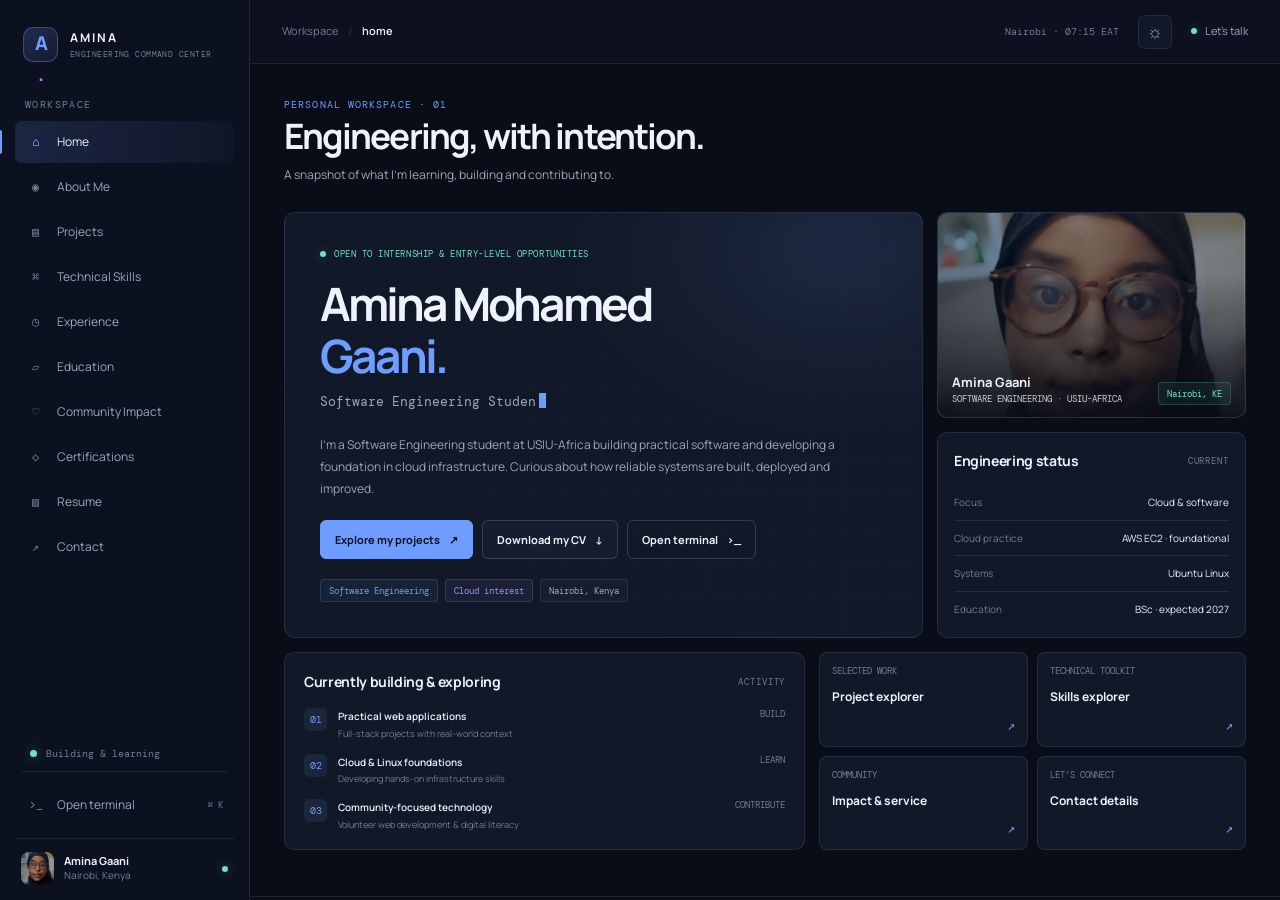
<file: index.html>
<!DOCTYPE html>
<html lang="en" data-theme="dark">
<head>
    <meta charset="UTF-8">
    <meta name="viewport" content="width=device-width, initial-scale=1">
    <meta name="description" content="Amina Mohamed Gaani — software engineering student and aspiring cloud engineer.">
    <meta name="theme-color" content="#0b1020">
    <title>Amina | Engineering Command Center</title>
    <link rel="preconnect" href="https://fonts.googleapis.com">
    <link rel="preconnect" href="https://fonts.gstatic.com" crossorigin>
    <link href="https://fonts.googleapis.com/css2?family=DM+Mono:wght@400;500&family=Manrope:wght@400;500;600;700;800&display=swap" rel="stylesheet">
    <link rel="stylesheet" href="css/style.css">
</head>
<body>
    <div class="app-shell">
        <aside class="sidebar" id="sidebar" aria-label="Main navigation">
            <a class="brand" href="#home" aria-label="Amina Engineering Command Center home">
                <span class="brand-mark">A<span>.</span></span>
                <span class="brand-copy"><strong>AMINA</strong><small>ENGINEERING COMMAND CENTER</small></span>
            </a>
            <div class="sidebar-label">WORKSPACE</div>
            <nav class="primary-nav" id="primaryNav"></nav>
            <div class="sidebar-bottom">
                <div class="sidebar-status"><span class="status-light"></span><span>Building &amp; learning</span></div>
                <button class="nav-link terminal-launch" id="terminalLaunch" type="button"><span class="nav-icon">&gt;_</span><span>Open terminal</span><kbd>⌘ K</kbd></button>
                <div class="sidebar-profile">
                    <img src="images/profile.jpg" alt="" class="avatar" onerror="this.hidden=true">
                    <div><strong>Amina Gaani</strong><small>Nairobi, Kenya</small></div>
                    <span class="online-dot" aria-label="Available"></span>
                </div>
            </div>
        </aside>

        <div class="workspace">
            <header class="topbar">
                <div class="topbar-leading">
                    <button class="icon-button mobile-menu" id="menuToggle" aria-label="Open navigation" aria-expanded="false">☰</button>
                    <div class="breadcrumbs"><span>Workspace</span><span class="crumb-slash">/</span><strong id="currentPageLabel">Overview</strong></div>
                </div>
                <div class="topbar-actions">
                    <span class="local-time" id="localTime">Nairobi · EAT</span>
                    <button class="icon-button" id="themeToggle" aria-label="Switch to light theme" title="Toggle theme">☼</button>
                    <a class="topbar-contact" href="mailto:amishmohamedd@gmail.com"><span class="status-light"></span>Let’s talk</a>
                </div>
            </header>
            <main class="view-scroll" id="viewScroll">
                <div id="viewRoot" class="view-root" tabindex="-1"></div>
                <footer class="app-footer"><span>AMINA / ENGINEERING COMMAND CENTER</span><span>Designed &amp; built with care <b>·</b> Nairobi, KE</span></footer>
            </main>
        </div>
    </div>

    <div class="mobile-scrim" id="mobileScrim"></div>
    <dialog class="app-dialog" id="appDialog" aria-labelledby="dialogTitle">
        <div class="dialog-top"><span class="dialog-kicker">ENGINEERING WORKSPACE</span><button class="icon-button dialog-close" type="button" aria-label="Close dialog">×</button></div>
        <div id="dialogContent"></div>
    </dialog>
    <dialog class="terminal-dialog" id="terminalDialog" aria-labelledby="terminalTitle">
        <div class="terminal-window">
            <div class="terminal-bar"><div class="window-dots"><i></i><i></i><i></i></div><strong id="terminalTitle">amina@workspace: ~</strong><button class="icon-button terminal-close" aria-label="Close terminal">×</button></div>
            <div class="terminal-body">
                <p class="terminal-welcome">Amina's portfolio terminal. Type <code>help</code> to explore available commands.</p>
                <div class="terminal-output" id="terminalOutput" aria-live="polite"></div>
                <form id="terminalForm" autocomplete="off">
                    <label class="terminal-prompt" for="terminalInput"><span>amina@portfolio</span><b>:</b><span>~</span><i>$</i></label>
                    <input id="terminalInput" name="command" aria-label="Terminal command" spellcheck="false" autocapitalize="off">
                    <span class="terminal-cursor" aria-hidden="true"></span>
                </form>
            </div>
        </div>
    </dialog>
    <script src="js/script.js"></script>
</body>
</html>
</file>
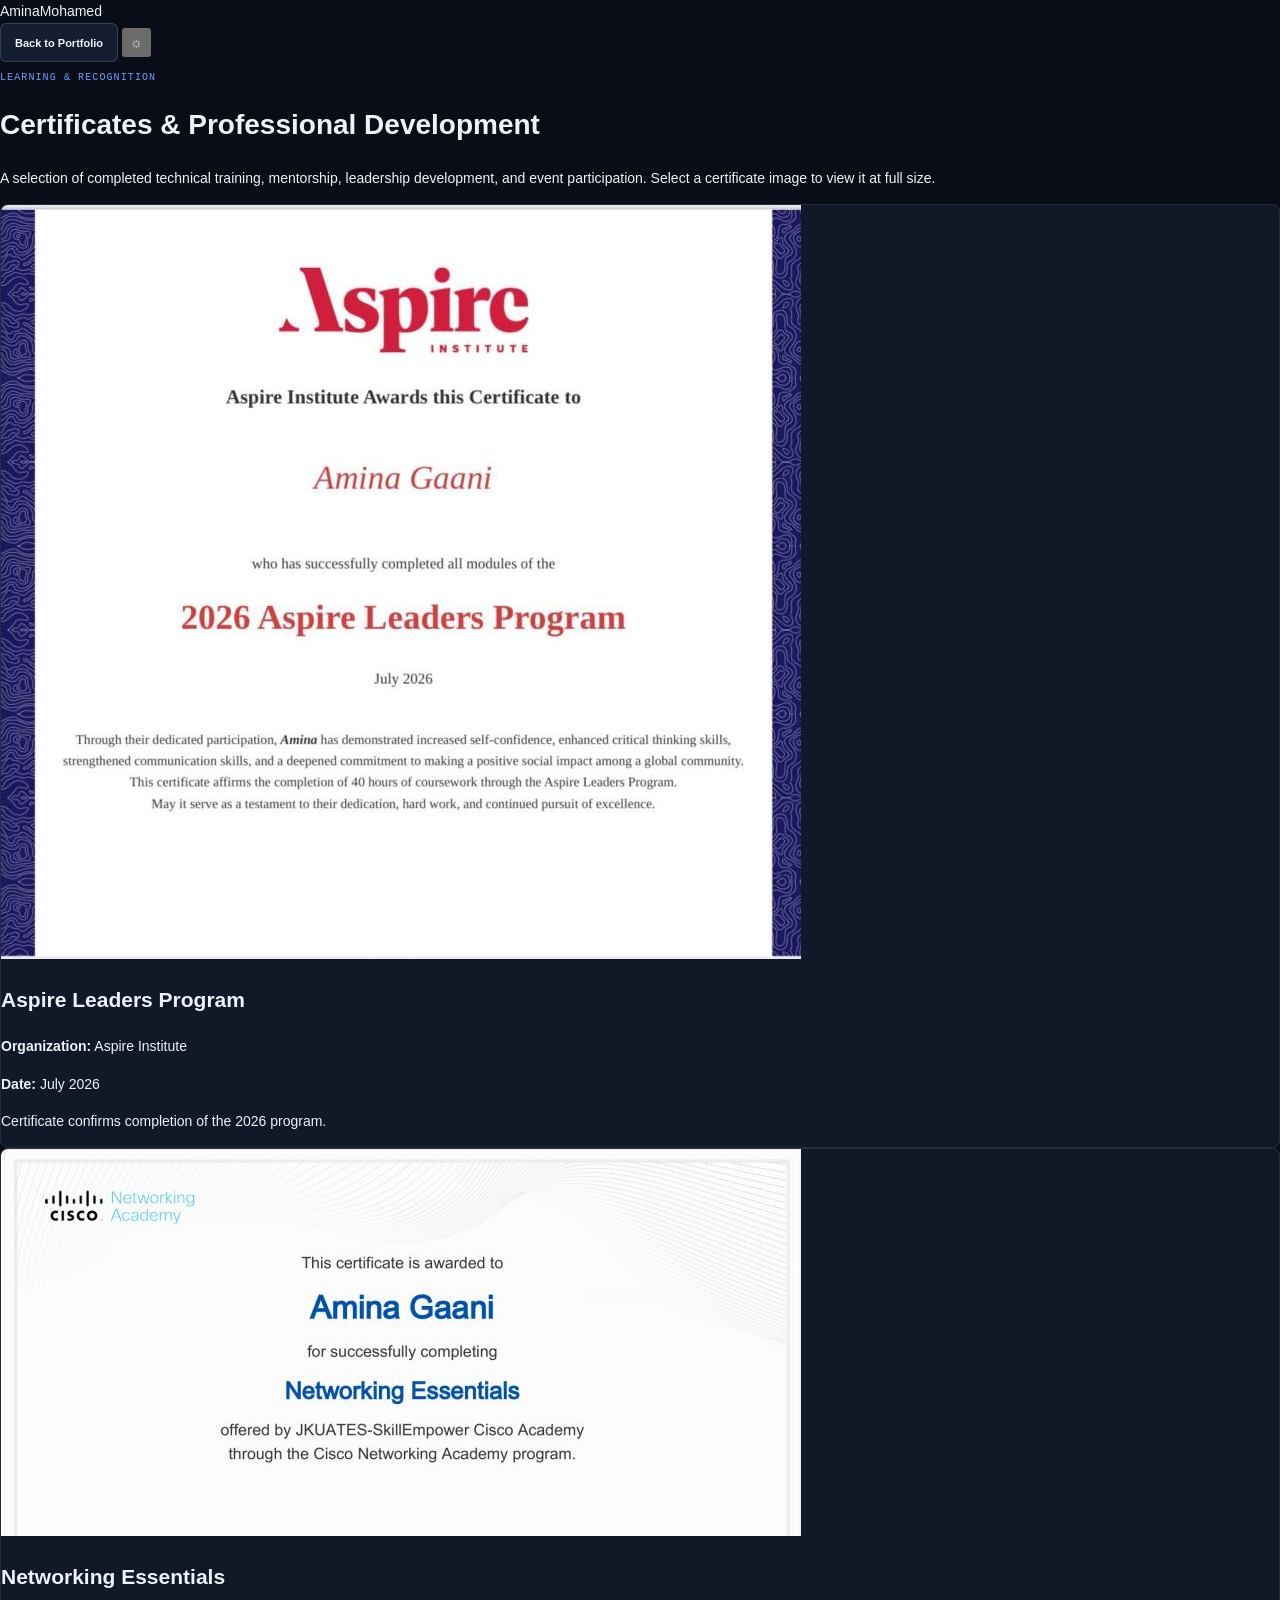
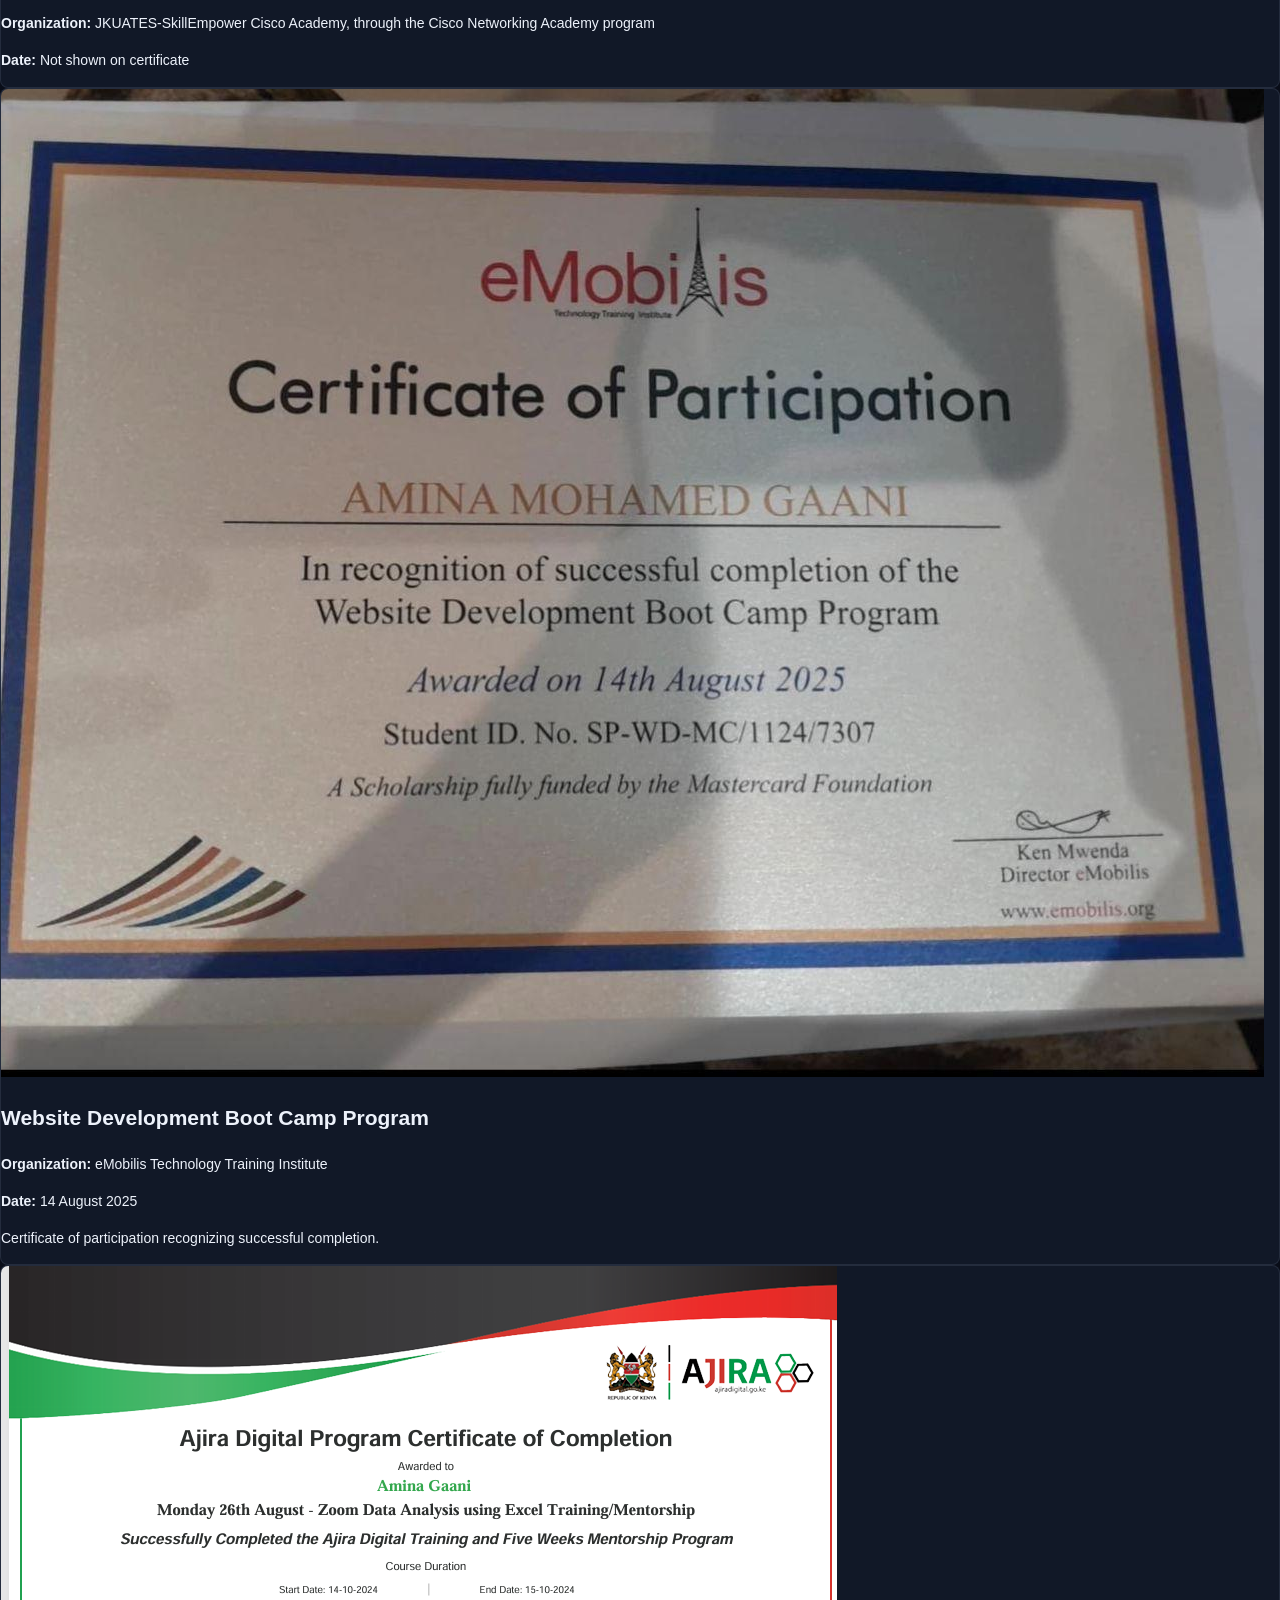
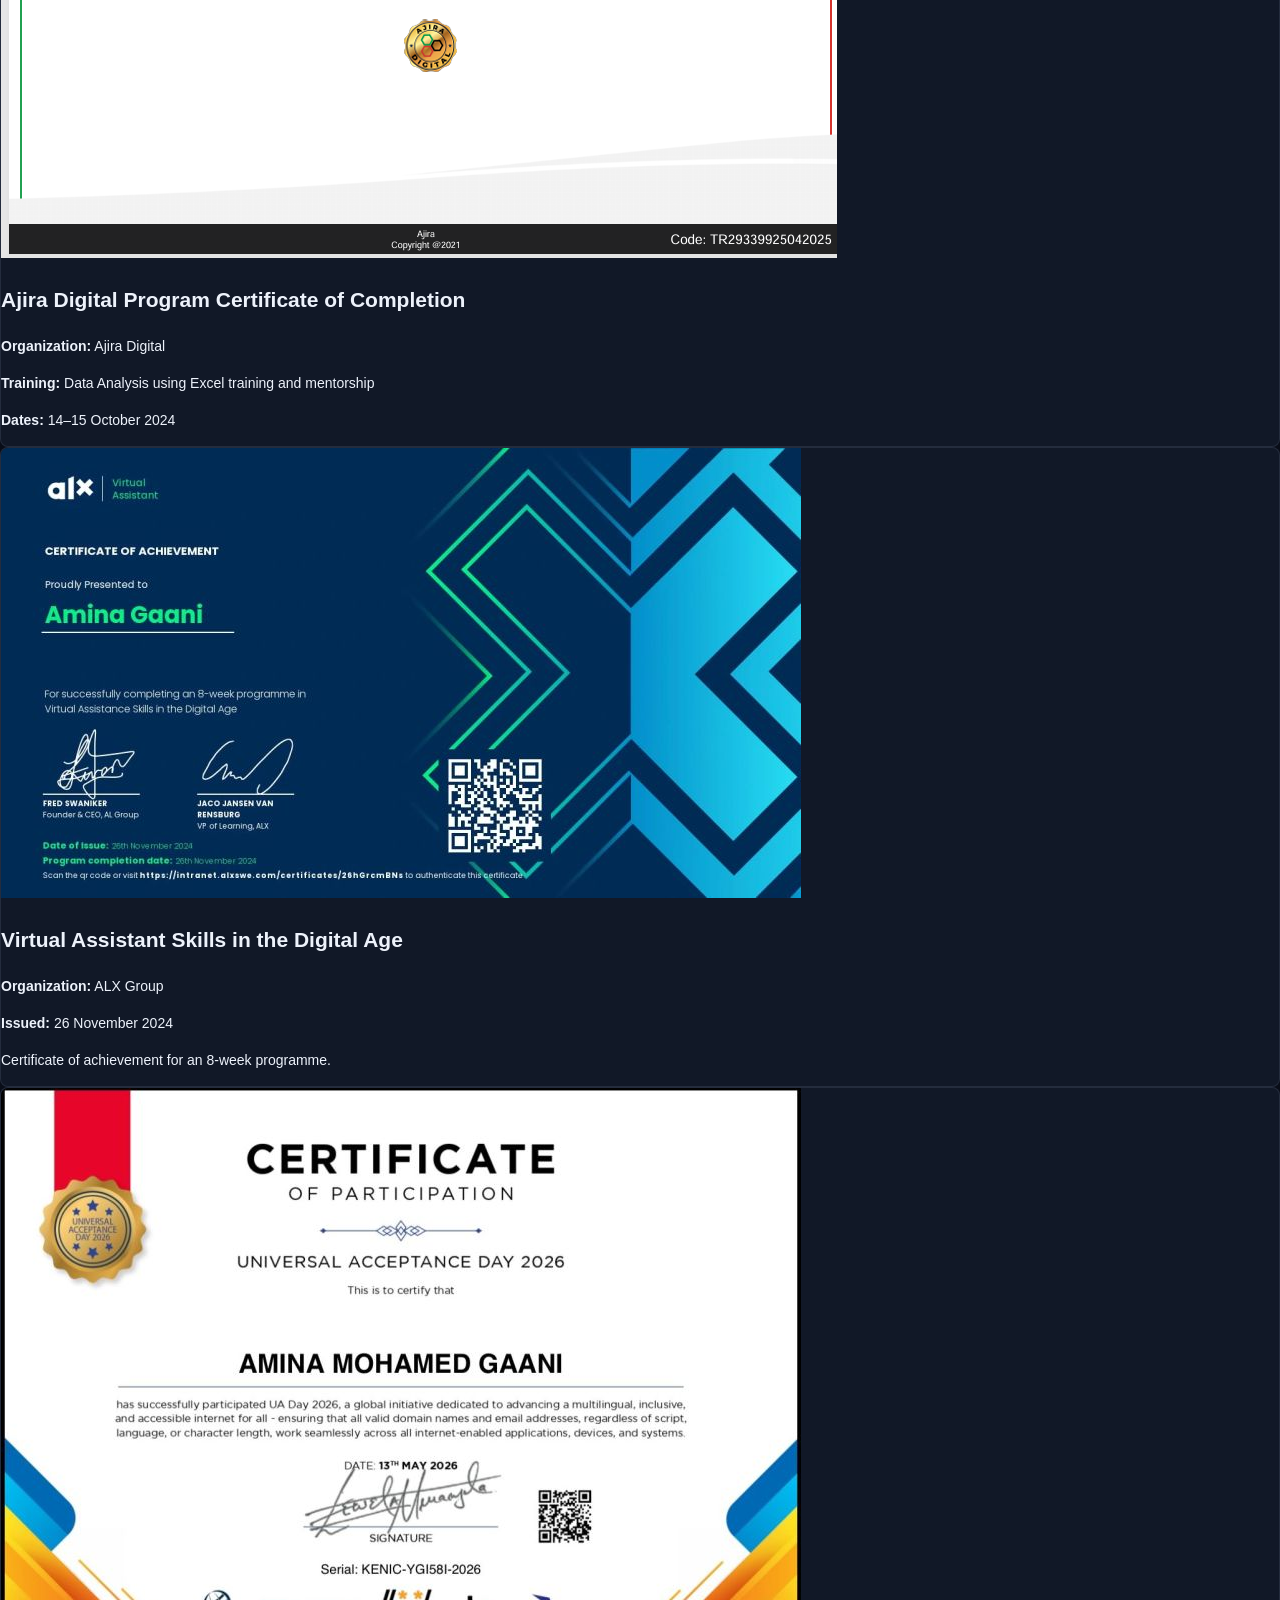
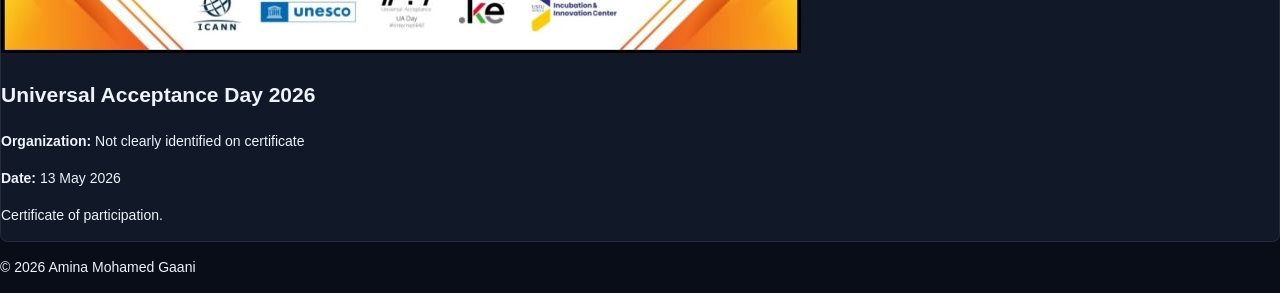
<file: certificates.html>
<!DOCTYPE html>
<html lang="en">

<head>
    <meta charset="UTF-8">
    <meta name="viewport" content="width=device-width, initial-scale=1.0">
    <meta name="description" content="Certificates, training, and professional development completed by Amina Mohamed Gaani.">
    <title>Certificates &amp; Professional Development | Amina Mohamed Gaani</title>
    <link rel="preconnect" href="https://fonts.googleapis.com">
    <link rel="preconnect" href="https://fonts.gstatic.com" crossorigin>
    <link href="https://fonts.googleapis.com/css2?family=Inter:wght@400;500;600;700;800;900&display=swap" rel="stylesheet">
    <link rel="stylesheet" href="css/style.css">
</head>

<body>
    <header class="site-header">
        <nav class="nav container">
            <a href="index.html#top" class="logo">Amina<span>Mohamed</span></a>
            <div class="nav-right">
                <a class="btn btn-secondary" href="index.html#certifications">Back to Portfolio</a>
                <button class="theme-toggle" id="themeToggle" aria-label="Toggle dark mode">☀️</button>
            </div>
        </nav>
    </header>

    <main class="section certificates-page">
        <div class="container">
            <div class="section-heading">
                <p class="eyebrow accent">Learning &amp; Recognition</p>
                <h1>Certificates &amp; Professional Development</h1>
                <p>
                    A selection of completed technical training, mentorship, leadership development, and event participation.
                    Select a certificate image to view it at full size.
                </p>
            </div>

            <div class="cert-grid">
                <article class="cert-card certificate-card">
                    <a class="certificate-image-link" href="certificates/aspire-leaders.jpg" target="_blank" rel="noopener noreferrer">
                        <img src="certificates/aspire-leaders.jpg" alt="2026 Aspire Leaders Program certificate awarded by Aspire Institute">
                    </a>
                    <h2>Aspire Leaders Program</h2>
                    <p><strong>Organization:</strong> Aspire Institute</p>
                    <p><strong>Date:</strong> July 2026</p>
                    <p class="certificate-note">Certificate confirms completion of the 2026 program.</p>
                </article>

                <article class="cert-card certificate-card">
                    <a class="certificate-image-link" href="certificates/cisco-network-technician.jpg" target="_blank" rel="noopener noreferrer">
                        <img src="certificates/cisco-network-technician.jpg" alt="Networking Essentials certificate offered by JKUATES-SkillEmpower Cisco Academy">
                    </a>
                    <h2>Networking Essentials</h2>
                    <p><strong>Organization:</strong> JKUATES-SkillEmpower Cisco Academy, through the Cisco Networking Academy program</p>
                    <p><strong>Date:</strong> Not shown on certificate</p>
                </article>

                <article class="cert-card certificate-card">
                    <a class="certificate-image-link" href="certificates/emobilis-web-development.jpg" target="_blank" rel="noopener noreferrer">
                        <img src="certificates/emobilis-web-development.jpg" alt="Certificate of Participation for the Website Development Boot Camp Program from eMobilis">
                    </a>
                    <h2>Website Development Boot Camp Program</h2>
                    <p><strong>Organization:</strong> eMobilis Technology Training Institute</p>
                    <p><strong>Date:</strong> 14 August 2025</p>
                    <p class="certificate-note">Certificate of participation recognizing successful completion.</p>
                </article>

                <article class="cert-card certificate-card">
                    <a class="certificate-image-link" href="certificates/Ajira%20Mentorship%20Certificate.pdf.png" target="_blank" rel="noopener noreferrer">
                        <img src="certificates/Ajira%20Mentorship%20Certificate.pdf.png" alt="Ajira Digital Program Certificate of Completion for Excel data analysis training and mentorship">
                    </a>
                    <h2>Ajira Digital Program Certificate of Completion</h2>
                    <p><strong>Organization:</strong> Ajira Digital</p>
                    <p><strong>Training:</strong> Data Analysis using Excel training and mentorship</p>
                    <p><strong>Dates:</strong> 14–15 October 2024</p>
                </article>

                <article class="cert-card certificate-card">
                    <a class="certificate-image-link" href="certificates/alx-virtual-assistant.jpg" target="_blank" rel="noopener noreferrer">
                        <img src="certificates/alx-virtual-assistant.jpg" alt="ALX certificate of achievement for Virtual Assistant Skills in the Digital Age">
                    </a>
                    <h2>Virtual Assistant Skills in the Digital Age</h2>
                    <p><strong>Organization:</strong> ALX Group</p>
                    <p><strong>Issued:</strong> 26 November 2024</p>
                    <p class="certificate-note">Certificate of achievement for an 8-week programme.</p>
                </article>

                <article class="cert-card certificate-card">
                    <a class="certificate-image-link" href="certificates/kenic-universal-acceptance.jpg" target="_blank" rel="noopener noreferrer">
                        <img src="certificates/kenic-universal-acceptance.jpg" alt="Certificate of Participation for Universal Acceptance Day 2026, dated 13 May 2026">
                    </a>
                    <h2>Universal Acceptance Day 2026</h2>
                    <p><strong>Organization:</strong> Not clearly identified on certificate</p>
                    <p><strong>Date:</strong> 13 May 2026</p>
                    <p class="certificate-note">Certificate of participation.</p>
                </article>
            </div>
        </div>
    </main>

    <footer class="site-footer">
        <p>© 2026 Amina Mohamed Gaani</p>
    </footer>

    <script src="js/script.js"></script>
</body>

</html>
</file>
<file: css/style.css>
:root {
    color-scheme: dark;
    --page: #090d18;
    --shell: #0c1120;
    --surface: #111827;
    --surface-2: #151e30;
    --surface-3: #1a2639;
    --ink: #edf2fb;
    --muted: #9aa8bb;
    --quiet: #6f7e93;
    --line: rgba(159, 177, 204, .13);
    --line-strong: rgba(159, 177, 204, .23);
    --accent: #6f9cff;
    --accent-2: #a48aff;
    --mint: #72dfbd;
    --amber: #eabe77;
    --danger: #ed8a9b;
    --mono: "DM Mono", Consolas, monospace;
    --sans: "Manrope", "Segoe UI", sans-serif;
    --sidebar: 250px;
    --topbar: 64px;
}

html[data-theme="light"] {
    color-scheme: light;
    --page: #eef2f8;
    --shell: #f8faff;
    --surface: #fff;
    --surface-2: #f0f4fa;
    --surface-3: #e7edf6;
    --ink: #172235;
    --muted: #58677c;
    --quiet: #78879b;
    --line: rgba(38, 57, 84, .1);
    --line-strong: rgba(38, 57, 84, .19);
    --accent: #376fe0;
    --accent-2: #7855d6;
    --mint: #158b6c;
    --amber: #9b6718;
    --danger: #bd4d65;
}

* { box-sizing: border-box; }
html, body { min-height: 100%; }
body {
    margin: 0;
    background: var(--page);
    color: var(--ink);
    font: 14px/1.65 var(--sans);
    transition: background .25s ease, color .25s ease;
}
button, input { font: inherit; }
button, a { -webkit-tap-highlight-color: transparent; }
button { color: inherit; }
a { color: inherit; text-decoration: none; }
button:focus-visible, a:focus-visible, input:focus-visible { outline: 2px solid var(--accent); outline-offset: 3px; }
::selection { color: #fff; background: #527ee4; }
.app-shell { display: grid; grid-template-columns: var(--sidebar) minmax(0, 1fr); min-height: 100vh; }

.sidebar {
    display: flex;
    flex-direction: column;
    position: relative;
    z-index: 20;
    min-height: 100vh;
    padding: 23px 15px 14px;
    background: var(--shell);
    border-right: 1px solid var(--line);
}
.brand { display: flex; align-items: center; gap: 12px; padding: 0 8px; min-height: 42px; }
.brand-mark { display: grid; place-items: center; width: 35px; height: 35px; border: 1px solid rgba(111,156,255,.35); background: linear-gradient(145deg, rgba(111,156,255,.2), rgba(164,138,255,.08)); color: var(--accent); border-radius: 10px; font-size: 19px; font-weight: 800; letter-spacing: -.08em; }
.brand-mark span { color: var(--accent-2); }
.brand-copy { display: grid; line-height: 1.25; }
.brand-copy strong { font-size: 12px; letter-spacing: .16em; }
.brand-copy small { margin-top: 4px; color: var(--quiet); font: 8px var(--mono); letter-spacing: .055em; }
.sidebar-label { padding: 33px 10px 10px; color: var(--quiet); font: 10px var(--mono); letter-spacing: .14em; }
.primary-nav { display: grid; gap: 3px; }
.nav-link { position: relative; display: flex; align-items: center; gap: 12px; min-height: 42px; width: 100%; padding: 0 11px; color: var(--muted); border: 0; border-radius: 7px; background: transparent; font-size: 12px; text-align: left; cursor: pointer; transition: background .2s, color .2s; }
.nav-link:hover { color: var(--ink); background: var(--surface-2); }
.nav-link.active { color: var(--ink); background: linear-gradient(90deg, rgba(111,156,255,.15), rgba(111,156,255,.035)); }
.nav-link.active::before { content: ""; position: absolute; left: -15px; top: 9px; bottom: 9px; width: 2px; background: var(--accent); border-radius: 0 3px 3px 0; }
.nav-icon { display: grid; place-items: center; width: 19px; color: var(--quiet); font: 12px var(--mono); }
.active .nav-icon { color: var(--accent); }
.sidebar-bottom { margin-top: auto; }
.sidebar-status { display: flex; gap: 9px; align-items: center; margin: 0 7px 12px; padding: 11px 8px; color: var(--quiet); border-bottom: 1px solid var(--line); font: 10px var(--mono); }
.status-light, .online-dot { width: 7px; height: 7px; flex: 0 0 auto; border-radius: 50%; background: var(--mint); box-shadow: 0 0 12px rgba(114,223,189,.4); }
.terminal-launch { margin-bottom: 12px; }
.terminal-launch kbd { margin-left: auto; color: var(--quiet); font: 9px var(--mono); }
.sidebar-profile { display: flex; align-items: center; gap: 10px; border-top: 1px solid var(--line); padding: 13px 6px 1px; }
.avatar { width: 33px; height: 33px; border-radius: 8px; object-fit: cover; background: var(--surface-3); }
.sidebar-profile div { display: grid; line-height: 1.35; }
.sidebar-profile strong { font-size: 11px; font-weight: 700; }
.sidebar-profile small { color: var(--quiet); font-size: 10px; }
.online-dot { width: 6px; height: 6px; margin-left: auto; }

.workspace { display: flex; min-width: 0; height: 100vh; flex-direction: column; }
.topbar { display: flex; align-items: center; justify-content: space-between; height: var(--topbar); flex: 0 0 var(--topbar); padding: 0 32px; border-bottom: 1px solid var(--line); background: color-mix(in srgb, var(--shell) 92%, transparent); }
.topbar-leading, .topbar-actions { display: flex; align-items: center; gap: 17px; }
.breadcrumbs { display: flex; align-items: center; gap: 10px; color: var(--quiet); font-size: 11px; }
.breadcrumbs strong { color: var(--ink); font-weight: 600; }
.crumb-slash { color: var(--line-strong); }
.topbar-actions { gap: 19px; }
.local-time { color: var(--quiet); font: 10px var(--mono); }
.topbar-contact { display: flex; align-items: center; gap: 8px; color: var(--muted); font-size: 11px; }
.topbar-contact:hover { color: var(--ink); }
.topbar-contact .status-light { width: 6px; height: 6px; }
.icon-button { display: inline-grid; place-items: center; width: 34px; height: 34px; padding: 0; border: 1px solid var(--line); border-radius: 7px; background: var(--surface); color: var(--muted); cursor: pointer; font-size: 18px; transition: border-color .2s, color .2s, background .2s; }
.icon-button:hover { border-color: var(--line-strong); color: var(--ink); background: var(--surface-2); }
.mobile-menu { display: none; }
.view-scroll { overflow: auto; min-height: 0; flex: 1; scroll-behavior: smooth; }
.view-root { width: min(1120px, 100%); min-height: calc(100% - 51px); margin: 0 auto; padding: 30px 34px 46px; }
.app-footer { display: flex; justify-content: space-between; gap: 12px; padding: 14px 34px; border-top: 1px solid var(--line); color: var(--quiet); font: 9px var(--mono); letter-spacing: .035em; }
.app-footer b { color: var(--accent); }

.page-enter { animation: page-in .24s ease both; }
@keyframes page-in { from { opacity: .2; transform: translateY(5px); } to { opacity: 1; transform: translateY(0); } }
.page-heading { display: flex; align-items: end; justify-content: space-between; gap: 20px; margin: 4px 0 27px; }
.page-heading h1 { margin: 4px 0 0; font-size: clamp(24px, 3vw, 35px); line-height: 1.2; letter-spacing: -.055em; font-weight: 700; }
.page-heading p { max-width: 610px; margin: 8px 0 0; color: var(--muted); font-size: 12px; }
.eyebrow { color: var(--accent); font: 10px var(--mono); letter-spacing: .11em; text-transform: uppercase; }
.mono { font-family: var(--mono); }
.text-muted { color: var(--muted); }
.text-quiet { color: var(--quiet); }
.accent { color: var(--accent); }
.violet { color: var(--accent-2); }
.mint { color: var(--mint); }
.panel { border: 1px solid var(--line); border-radius: 10px; background: var(--surface); }
.panel-pad { padding: 20px; }
.panel-kicker { color: var(--quiet); font: 9px var(--mono); letter-spacing: .1em; text-transform: uppercase; }
.section-title { margin: 0; font-size: 14px; letter-spacing: -.025em; }
.section-head { display: flex; align-items: center; justify-content: space-between; gap: 12px; margin-bottom: 13px; }
.inline-link { color: var(--accent); font-size: 11px; }
.inline-link:hover { text-decoration: underline; }
.tag { display: inline-flex; align-items: center; gap: 6px; min-height: 23px; padding: 2px 8px; border: 1px solid var(--line); border-radius: 4px; color: var(--muted); background: var(--surface-2); font: 9px var(--mono); white-space: nowrap; }
.tag-blue { color: var(--accent); border-color: rgba(111,156,255,.2); background: rgba(111,156,255,.08); }
.tag-green { color: var(--mint); border-color: rgba(114,223,189,.2); background: rgba(114,223,189,.07); }
.tag-violet { color: var(--accent-2); border-color: rgba(164,138,255,.2); background: rgba(164,138,255,.07); }
.btn { display: inline-flex; align-items: center; justify-content: center; gap: 9px; min-height: 39px; padding: 0 14px; border: 1px solid var(--line-strong); border-radius: 6px; background: var(--surface-2); color: var(--ink); font-size: 11px; font-weight: 700; cursor: pointer; transition: transform .18s, border-color .18s, background .18s; }
.btn:hover { transform: translateY(-1px); border-color: rgba(111,156,255,.55); background: var(--surface-3); }
.btn-primary { border-color: var(--accent); background: var(--accent); color: #07101f; }
.btn-primary:hover { border-color: var(--accent); background: color-mix(in srgb, var(--accent) 87%, white); color: #07101f; }
.btn-quiet { background: transparent; }
.button-row { display: flex; flex-wrap: wrap; gap: 9px; }

/* Overview */
.home-grid { display: grid; grid-template-columns: minmax(0, 1.55fr) minmax(260px, .75fr); gap: 14px; }
.hero-panel { position: relative; min-height: 340px; overflow: hidden; padding: clamp(22px, 3vw, 35px); border: 1px solid var(--line); border-radius: 11px; background: radial-gradient(ellipse at 87% 9%, rgba(84,116,194,.17), transparent 34%), var(--surface); }
.hero-panel::after { position: absolute; inset: 0; z-index: 0; pointer-events: none; content: ""; opacity: .15; background-image: linear-gradient(rgba(141,163,197,.16) 1px, transparent 1px), linear-gradient(90deg, rgba(141,163,197,.16) 1px, transparent 1px); background-size: 35px 35px; mask-image: linear-gradient(110deg, transparent 13%, black 100%); }
.hero-content { position: relative; z-index: 1; max-width: 620px; }
.hero-topline { display: flex; align-items: center; gap: 8px; margin-bottom: 18px; color: var(--mint); font: 9px var(--mono); letter-spacing: .06em; text-transform: uppercase; }
.hero-topline .status-light { width: 6px; height: 6px; }
.hero-title { margin: 0; font-size: clamp(31px, 4vw, 46px); line-height: 1.13; letter-spacing: -.065em; font-weight: 700; }
.hero-title span { color: var(--accent); }
.typed-line { min-height: 26px; margin-top: 11px; color: var(--muted); font: 13px var(--mono); }
.typing-cursor { display: inline-block; width: 7px; height: 15px; margin-left: 3px; vertical-align: -2px; background: var(--accent); animation: blink .85s step-end infinite; }
@keyframes blink { 50% { opacity: 0; } }
.hero-copy { max-width: 535px; margin: 15px 0 20px; color: var(--muted); font-size: 12px; line-height: 1.85; }
.hero-actions { display: flex; flex-wrap: wrap; gap: 9px; }
.hero-meta { display: flex; flex-wrap: wrap; gap: 7px; margin-top: 20px; }
.hero-aside { display: grid; grid-template-rows: 1fr 1fr; gap: 14px; }
.portrait-panel { position: relative; min-height: 158px; overflow: hidden; background: var(--surface-2); }
.portrait-panel img { width: 100%; height: 100%; position: absolute; inset: 0; object-fit: cover; object-position: center 32%; opacity: .78; filter: saturate(.72); }
.portrait-panel::after { position: absolute; inset: 0; content: ""; background: linear-gradient(0deg, rgba(9,13,24,.92), transparent 70%); }
.portrait-caption { position: absolute; z-index: 1; right: 14px; bottom: 12px; left: 14px; display: flex; justify-content: space-between; align-items: end; gap: 10px; }
.portrait-caption strong { font-size: 13px; }
.portrait-caption small { display: block; color: #c1ccdc; font: 9px var(--mono); }
.status-panel { padding: 16px; }
.status-row { display: flex; justify-content: space-between; gap: 12px; padding: 9px 0; border-bottom: 1px solid var(--line); font-size: 10px; }
.status-row:last-child { padding-bottom: 0; border: 0; }
.status-row span:first-child { color: var(--quiet); }
.status-row span:last-child { color: var(--ink); text-align: right; }
.home-lower { display: grid; grid-template-columns: minmax(0, 1.1fr) minmax(260px, .9fr); gap: 14px; margin-top: 14px; }
.activity-panel { padding: 17px 19px; }
.activity-list { display: grid; gap: 12px; margin-top: 15px; }
.activity-item { display: grid; grid-template-columns: 25px 1fr auto; align-items: start; gap: 9px; font-size: 10px; }
.activity-icon { display: grid; place-items: center; width: 23px; height: 23px; border-radius: 5px; background: var(--surface-3); color: var(--accent); font: 10px var(--mono); }
.activity-item strong { display: block; font-size: 10px; font-weight: 600; }
.activity-item small { color: var(--quiet); font-size: 9px; }
.activity-item time { color: var(--quiet); font: 9px var(--mono); }
.quick-grid { display: grid; grid-template-columns: 1fr 1fr; gap: 9px; }
.quick-link { min-height: 83px; display: flex; flex-direction: column; justify-content: space-between; padding: 12px; border: 1px solid var(--line); border-radius: 8px; background: var(--surface); transition: border .2s, transform .2s; }
.quick-link:hover { transform: translateY(-2px); border-color: rgba(111,156,255,.43); }
.quick-link span:first-child { color: var(--quiet); font: 9px var(--mono); text-transform: uppercase; }
.quick-link strong { font-size: 12px; }
.quick-link .arrow { color: var(--accent); text-align: right; font: 13px var(--mono); }

/* About and skills */
.about-layout { display: grid; grid-template-columns: minmax(0, 1.2fr) minmax(270px, .8fr); gap: 16px; }
.editorial-copy { padding: 23px; }
.editorial-copy .lead { max-width: 690px; color: var(--ink); font-size: 17px; line-height: 1.75; letter-spacing: -.02em; }
.editorial-copy p { color: var(--muted); font-size: 12px; line-height: 1.9; }
.editorial-copy p + p { margin-top: 13px; }
.about-aside { display: grid; gap: 13px; align-content: start; }
.fact-panel { padding: 17px; }
.fact-line { display: flex; justify-content: space-between; gap: 10px; padding: 9px 0; border-bottom: 1px solid var(--line); font-size: 10px; }
.fact-line:last-child { border: 0; }
.fact-line span:first-child { color: var(--quiet); }
.fact-line span:last-child { text-align: right; }
.interest-strip { display: flex; flex-wrap: wrap; gap: 7px; margin-top: 16px; }
.skills-toolbar { display: flex; align-items: center; justify-content: space-between; flex-wrap: wrap; gap: 11px; margin-bottom: 15px; }
.filter-row { display: flex; flex-wrap: wrap; gap: 6px; }
.filter-btn { min-height: 30px; padding: 0 10px; border: 1px solid var(--line); border-radius: 5px; background: transparent; color: var(--muted); font-size: 10px; cursor: pointer; }
.filter-btn:hover, .filter-btn.selected { border-color: rgba(111,156,255,.4); color: var(--accent); background: rgba(111,156,255,.08); }
.skills-list { display: grid; grid-template-columns: 1fr 1fr; gap: 11px; }
.skill-group { padding: 17px; transition: border .2s, transform .2s; }
.skill-group:hover { transform: translateY(-2px); border-color: var(--line-strong); }
.skill-group[hidden] { display: none; }
.skill-head { display: flex; justify-content: space-between; gap: 10px; align-items: center; }
.skill-head h2 { margin: 0; font-size: 12px; }
.skill-head span { color: var(--quiet); font: 9px var(--mono); }
.skill-chips { display: flex; flex-wrap: wrap; gap: 6px; margin-top: 13px; }
.skill-chip { display: inline-flex; align-items: center; gap: 6px; padding: 5px 8px 5px 6px; border: 1px solid var(--line); border-radius: 4px; color: var(--muted); background: var(--surface-2); font-size: 10px; }
.tech-glyph { display: inline-grid; place-items: center; min-width: 17px; height: 17px; padding: 0 2px; border: 1px solid rgba(111,156,255,.2); border-radius: 3px; background: rgba(111,156,255,.08); color: var(--accent); font: 8px var(--mono); }
.skill-associations { margin-top: 12px; color: var(--quiet); font-size: 9px; }

/* Projects */
.project-toolbar { display: flex; align-items: center; justify-content: space-between; flex-wrap: wrap; gap: 12px; margin-bottom: 15px; }
.project-grid { display: grid; grid-template-columns: repeat(2, minmax(0, 1fr)); gap: 12px; }
.project-card { overflow: hidden; border: 1px solid var(--line); border-radius: 9px; background: var(--surface); transition: transform .2s, border-color .2s; }
.project-card:hover { transform: translateY(-2px); border-color: rgba(111,156,255,.35); }
.project-card[hidden] { display: none; }
.project-preview { --mock-bg: #101a2b; --mock-panel: #17243a; --mock-line: rgba(157,181,218,.15); --mock-ink: #e8effb; --mock-muted: #93a6c1; --mock-blue: #79a8ff; position: relative; display: flex; width: 100%; min-width: 0; height: 210px; min-height: 0; align-items: stretch; justify-content: stretch; overflow: hidden; padding: 13px 14px 27px; border-bottom: 1px solid var(--line); background: #0e1625; isolation: isolate; }
.project-preview::before { position: absolute; z-index: -1; inset: 0; content: ""; opacity: .28; background: radial-gradient(ellipse at 12% 0%, rgba(80,131,222,.2), transparent 55%), linear-gradient(145deg, #121f32, #0b111c 75%); }
.project-art { position: relative; flex: 1 1 0; width: 0; max-width: 100%; min-width: 0; height: 100%; overflow: hidden; border: 1px solid rgba(164,184,212,.18); border-radius: 6px; background: var(--mock-bg); color: var(--mock-ink); box-shadow: 0 10px 24px rgba(0,0,0,.2); transition: transform .35s ease, border-color .35s ease, box-shadow .35s ease; }
.project-card:hover .project-art { transform: translateY(-2px) scale(1.012); border-color: rgba(121,168,255,.4); box-shadow: 0 14px 30px rgba(0,0,0,.28); }
.preview-label { position: absolute; right: 8px; bottom: 5px; z-index: 2; padding: 3px 5px; border: 1px solid rgba(161,180,210,.16); border-radius: 3px; background: rgba(9,14,23,.82); color: #a7b5ca; font: 7px var(--mono); letter-spacing: .055em; }

/* Original HTML/CSS project illustrations, explicitly labelled as concepts. */
.mock-top, .mock-recipe-top, .mock-trivia-top, .mock-well-top { display: flex; align-items: center; justify-content: space-between; gap: 9px; border-bottom: 1px solid var(--mock-line); }
.preview-kakuma { height: 100%; padding: 0 12px 9px; background: radial-gradient(ellipse at 80% 75%, rgba(27,102,105,.17), transparent 47%), #101b2a; }
.mock-top { height: 31px; }
.mock-brand { display: flex; align-items: center; gap: 5px; font-size: 8px; font-weight: 800; letter-spacing: -.03em; }
.mock-brand i { display: grid; place-items: center; width: 15px; height: 15px; border-radius: 4px; background: #1b696a; color: #d3f0e2; font: 9px var(--sans); font-style: normal; }
.mock-brand > span { color: #80bcb1; font-weight: 500; }
.mock-languages { color: #8192a8; font: 7px var(--mono); }
.mock-languages b { padding: 3px 4px; border-radius: 3px; background: rgba(119,168,255,.16); color: #a6c3ff; font-weight: 400; }
.mock-kakuma-body { display: grid; grid-template-columns: 1.2fr .8fr; gap: 12px; align-items: center; min-height: 88px; padding-top: 6px; }
.mock-kakuma-main { min-width: 0; }
.mock-overline { display: block; color: #7ab7b0; font: 6px var(--mono); letter-spacing: .09em; }
.mock-kakuma-main > strong { display: block; margin-top: 5px; font-size: clamp(11px, 1.45vw, 18px); line-height: 1.1; letter-spacing: -.045em; }
.mock-kakuma-main > strong em { color: #91cfc2; font-style: normal; }
.mock-search { display: flex; align-items: center; gap: 6px; height: 20px; margin-top: 8px; padding: 0 7px; border: 1px solid var(--mock-line); border-radius: 4px; color: #8192a8; background: rgba(25,40,57,.83); font-size: 6px; }
.mock-search span { color: #9dc9bf; font-size: 12px; }
.mock-search b { margin-left: auto; color: #a9d8cb; font-weight: 400; }
.mock-kakuma-side { display: grid; align-content: center; min-height: 64px; padding: 8px; border: 1px solid rgba(111,179,164,.16); border-radius: 5px; background: rgba(29,55,64,.55); }
.mock-widget-heading { display: flex; align-items: center; justify-content: space-between; gap: 5px; color: #91a1b7; font: 6px var(--mono); letter-spacing: .04em; }
.mock-widget-heading b { color: #81b9b1; font-weight: 400; }
.mock-kakuma-side > strong { margin-top: 8px; font-size: 8px; }
.mock-kakuma-side > small { margin-top: 2px; color: #91a1b7; font-size: 6px; }
.mock-update-link { margin-top: 8px; color: #9ed1c5; font-size: 6px; }
.mock-update-link i { float: right; font-style: normal; }
.mock-resource-grid { display: grid; grid-template-columns: repeat(4, 1fr); gap: 5px; margin-top: 6px; }
.mock-resource-grid > span { display: flex; align-items: center; gap: 5px; min-width: 0; padding: 5px 6px; border: 1px solid var(--mock-line); border-radius: 4px; background: rgba(23,36,55,.8); color: #c3cedb; font-size: 6px; white-space: nowrap; }
.mock-resource-grid i { color: #8ec2b6; font: 8px var(--sans); font-style: normal; }

.preview-flowtrack { display: grid; grid-template-columns: 22% minmax(0,1fr); height: 100%; background: #111a29; }
.mock-flow-side { display: flex; flex-direction: column; gap: 8px; min-width: 0; padding: 9px 7px; border-right: 1px solid var(--mock-line); color: #8092aa; font-size: 6px; }
.mock-flow-brand { display: flex; align-items: center; gap: 5px; margin-bottom: 4px; color: #e4edf9; font-size: 8px; font-weight: 700; }
.mock-flow-brand i { display: grid; place-items: center; width: 15px; height: 15px; border: 1px solid rgba(109,160,255,.4); border-radius: 4px; background: rgba(88,139,220,.16); color: #85b3ff; font: 8px var(--sans); font-style: normal; }
.mock-flow-side > span { white-space: nowrap; }
.mock-flow-side .mock-side-active { margin: 0 -3px; padding: 5px 3px; border-radius: 3px; background: rgba(85,139,236,.15); color: #a9c5fa; }
.mock-side-status { display: flex; align-items: center; gap: 4px; margin-top: auto; color: #8197ae; font: 5px var(--mono); white-space: nowrap; }
.mock-side-status i, .mock-live i, .mock-history-foot i { width: 5px; height: 5px; border-radius: 50%; background: #6cd4b1; box-shadow: 0 0 7px rgba(108,212,177,.45); }
.mock-flow-main { display: flex; min-width: 0; flex-direction: column; padding: 8px 9px; }
.mock-flow-top { display: flex; justify-content: space-between; gap: 5px; color: #dbe5f1; font-size: 8px; font-weight: 700; }
.mock-period { padding: 3px 5px; border: 1px solid var(--mock-line); border-radius: 3px; color: #97a8be; font: 5px var(--mono); }
.mock-metrics { display: grid; grid-template-columns: repeat(3, 1fr); gap: 5px; margin-top: 7px; }
.mock-metrics > span { display: grid; min-width: 0; padding: 5px 6px; border: 1px solid var(--mock-line); border-radius: 4px; background: rgba(24,36,54,.85); }
.mock-metrics small { overflow: hidden; color: #8799b1; font: 5px var(--mono); text-overflow: ellipsis; white-space: nowrap; }
.mock-metrics b { margin-top: 2px; color: #e7effa; font-size: 11px; line-height: 1.1; }
.mock-metrics i { margin-top: 2px; overflow: hidden; color: #7b91ac; font-size: 5px; font-style: normal; text-overflow: ellipsis; white-space: nowrap; }
.mock-map-wrap { display: grid; grid-template-columns: 1.28fr .72fr; gap: 6px; min-height: 0; flex: 1; margin-top: 6px; }
.mock-map { position: relative; overflow: hidden; min-height: 57px; border: 1px solid var(--mock-line); border-radius: 4px; background-color: #132337; background-image: linear-gradient(rgba(97,130,165,.09) 1px, transparent 1px), linear-gradient(90deg, rgba(97,130,165,.09) 1px, transparent 1px); background-size: 17px 17px; }
.mock-map svg { position: absolute; inset: 0; width: 100%; height: 100%; }
.map-road { fill: none; stroke: #536884; stroke-width: 1.5; opacity: .6; }
.map-road-bright { stroke: #7b8fa8; stroke-width: 2; opacity: .5; }
.map-river { fill: none; stroke: #3589b5; stroke-width: 7; opacity: .43; }
.map-pin { position: absolute; display: grid; place-items: center; width: 12px; height: 12px; border: 2px solid rgba(250,194,128,.45); border-radius: 50% 50% 50% 2px; transform: rotate(-45deg); background: #e6a862; color: #1b2635; font: 6px var(--mono); font-style: normal; }
.map-pin::first-letter { transform: rotate(45deg); }
.pin-one { top: 31%; left: 34%; }.pin-two { top: 57%; left: 68%; background: #f18270; }.pin-three { top: 18%; left: 78%; background: #e6a862; }
.mock-map-label { position: absolute; right: 4px; bottom: 3px; color: #8ca1b9; font: 5px var(--mono); }
.mock-work-orders { display: grid; align-content: start; gap: 5px; min-width: 0; padding: 6px; border: 1px solid var(--mock-line); border-radius: 4px; background: rgba(24,36,54,.82); }
.mock-work-orders .mock-widget-heading { font-size: 5px; }
.mock-work-orders > span { position: relative; display: grid; padding-left: 9px; color: #d1dce9; font-size: 6px; }
.mock-work-orders > span b { font-size: 6px; font-weight: 500; }
.mock-work-orders > span small { color: #8697ad; font-size: 5px; }
.queue-dot { position: absolute; top: 2px; left: 0; width: 5px; height: 5px; border-radius: 50%; background: #ed9974; }
.queue-dot.mid { background: #e2bd73; }

.preview-recipe { display: flex; height: 100%; flex-direction: column; padding: 0 12px 7px; background: linear-gradient(120deg, #1d282c, #172120 53%, #17232a); }
.mock-recipe-top { height: 27px; flex: 0 0 27px; color: #adbbb1; font-size: 6px; }
.mock-recipe-brand { color: #eee8d7; font-size: 9px; font-weight: 700; letter-spacing: -.04em; }
.mock-recipe-brand > i { color: #d8bd73; font-style: normal; }
.mock-recipe-brand > span { color: #9eab9f; font-size: 7px; font-weight: 400; }
.mock-recipe-top > span:nth-child(2) { margin-left: auto; color: #99a89e; }
.mock-recipe-top > span:nth-child(2) b { color: #d7dfd4; font-weight: 500; }
.mock-recipe-avatar, .mock-well-avatar { display: grid; place-items: center; width: 16px; height: 16px; border: 1px solid rgba(211,186,117,.3); border-radius: 50%; background: rgba(211,186,117,.13); color: #e2ca83; font: 7px var(--sans); font-style: normal; }
.mock-recipe-content { display: grid; grid-template-columns: .84fr 1.16fr; align-items: center; flex: 1; min-height: 0; gap: 7px; }
.mock-recipe-copy { position: relative; z-index: 1; }
.mock-recipe-copy .mock-overline { color: #d2bd84; }
.mock-recipe-copy h3 { margin: 5px 0 6px; color: #f2eddf; font-size: clamp(13px, 1.6vw, 20px); line-height: 1.04; letter-spacing: -.05em; }
.mock-recipe-copy h3 em { color: #d6bd75; font-style: normal; }
.mock-recipe-pill { display: inline-flex; gap: 10px; align-items: center; padding: 4px 6px; border: 1px solid rgba(214,189,117,.35); border-radius: 3px; color: #e2d4a9; font-size: 6px; }
.mock-recipe-pill b { font-size: 8px; font-weight: 400; }
.mock-recipe-copy > small { display: block; margin-top: 9px; color: #87958a; font: 5px var(--mono); }
.mock-food-art { position: relative; display: grid; place-items: center; min-width: 0; height: 90%; overflow: hidden; }
.food-napkin { position: absolute; width: 72%; height: 80%; transform: rotate(-12deg); border: 1px solid rgba(233,214,177,.14); border-radius: 35%; background: repeating-linear-gradient(45deg, rgba(236,215,179,.045) 0 3px, transparent 3px 8px); }
.food-plate { position: relative; display: grid; place-items: center; width: clamp(86px, 12vw, 140px); aspect-ratio: 1; border: 5px solid #d5ccad; border-radius: 50%; background: radial-gradient(circle, #f1e8cb 0 53%, #d7ceb1 55% 61%, #829183 63% 65%, #e1d7bc 67%); box-shadow: 0 8px 16px rgba(0,0,0,.36); transform: rotate(-9deg); }
.food-bowl { position: relative; width: 62%; height: 44%; overflow: hidden; border: 2px solid #e3d7b6; border-radius: 50%; background: radial-gradient(ellipse at 49% 35%, #4b7560 0 15%, transparent 16%), radial-gradient(ellipse at 30% 54%, #8da26d 0 17%, transparent 18%), radial-gradient(ellipse at 67% 58%, #78945d 0 17%, transparent 18%), #354e40; box-shadow: 0 5px 4px rgba(42,36,25,.22); }
.food-leaf { position: absolute; width: 24%; height: 43%; border-radius: 90% 10% 85% 12%; background: #a6b96f; transform: rotate(25deg); }
.leaf-a { top: 10%; left: 28%; }.leaf-b { top: 35%; left: 50%; transform: rotate(72deg); background: #c0c77c; }.leaf-c { top: 20%; left: 68%; transform: rotate(105deg); background: #789a62; }
.food-tomato { position: absolute; width: 16%; aspect-ratio: 1; border: 1px solid rgba(251,187,115,.45); border-radius: 50%; background: #d37a54; }
.tomato-a { top: 25%; left: 13%; }.tomato-b { top: 55%; left: 38%; width: 13%; background: #df9561; }
.food-carrot { position: absolute; top: 48%; left: 57%; width: 28%; height: 9%; border-radius: 50%; background: #d69a58; transform: rotate(-26deg); }
.food-grain { position: absolute; top: 19%; left: 47%; width: 8%; height: 8%; border-radius: 50%; background: #ead9aa; box-shadow: 7px 7px #d5c596, -5px 10px #e6d6aa; }
.food-art-label { position: absolute; right: 0; bottom: 1px; color: #9daa99; font: 5px var(--mono); letter-spacing: .08em; }
.mock-recipe-bottom { display: grid; grid-template-columns: .7fr .9fr 1.2fr auto; align-items: center; gap: 7px; min-height: 22px; border-top: 1px solid rgba(216,210,187,.14); color: #d7ddcb; font-size: 6px; }
.mock-recipe-bottom > span:first-child { color: #acb6a7; font: 5px var(--mono); }
.mock-recipe-bottom > b { font-size: 7px; }
.mock-recipe-bottom > i { color: #9eaa9d; font-size: 6px; font-style: normal; }
.mock-recipe-time { color: #d7c58c; font: 5px var(--mono); white-space: nowrap; }

.preview-trivia { display: flex; height: 100%; flex-direction: column; padding: 0 11px 6px; background: radial-gradient(ellipse at 50% 40%, rgba(78,93,164,.15), transparent 60%), #12182b; }
.mock-trivia-top { height: 25px; flex: 0 0 25px; color: #96a4bb; font: 6px var(--mono); }
.mock-trivia-top > span:first-child { color: #e2e8fa; font: 8px var(--sans); font-weight: 800; letter-spacing: .05em; }
.mock-trivia-top > span:first-child i { color: #f0c271; font-style: normal; }
.mock-trivia-top > span:first-child b { color: #99a8f3; }
.mock-live { display: flex; align-items: center; gap: 4px; padding: 3px 5px; border: 1px solid rgba(108,212,177,.2); border-radius: 8px; color: #8cdbbd; font: 5px var(--mono); }
.mock-live i { width: 4px; height: 4px; }
.mock-trivia-body { display: grid; grid-template-columns: 1.25fr .75fr; gap: 9px; flex: 1; min-height: 0; padding: 6px 1px; }
.mock-question-side { position: relative; min-width: 0; }
.mock-question-side .mock-overline { color: #a1a8e8; }
.mock-question-side > strong { display: block; margin-top: 5px; font-size: clamp(9px, 1.15vw, 13px); line-height: 1.2; letter-spacing: -.02em; }
.mock-countdown { position: absolute; top: 3px; right: 2px; display: grid; place-items: center; width: 30px; height: 30px; }
.mock-countdown svg { position: absolute; inset: 0; width: 100%; height: 100%; transform: rotate(-90deg); }
.mock-countdown circle { fill: none; stroke: rgba(158,174,223,.2); stroke-width: 3; }
.mock-countdown .timer-progress { stroke: #e6bd70; stroke-dasharray: 113; stroke-dashoffset: 28; }
.mock-countdown b { color: #f1d393; font: 9px var(--mono); }
.mock-countdown small { font-size: 5px; }
.mock-answers { display: grid; grid-template-columns: 1fr 1fr; gap: 4px; margin-top: 7px; }
.mock-answers > span { display: flex; align-items: center; gap: 4px; min-width: 0; padding: 4px 5px; border: 1px solid rgba(160,171,214,.16); border-radius: 3px; color: #aab4ca; font-size: 6px; }
.mock-answers > span > i { display: grid; place-items: center; width: 11px; height: 11px; border-radius: 3px; background: rgba(160,171,214,.12); color: #c0c8da; font: 6px var(--mono); font-style: normal; }
.mock-answers > span.answer-selected { border-color: rgba(120,176,255,.48); background: rgba(92,137,220,.18); color: #e0e9fb; }
.mock-answers > span.answer-selected > i { background: #5685da; color: white; }
.mock-answers > span.answer-selected > b { margin-left: auto; color: #8cddbb; font-size: 7px; }
.mock-leaderboard { display: grid; align-content: start; gap: 5px; padding: 7px; border: 1px solid var(--mock-line); border-radius: 4px; background: rgba(26,33,56,.82); }
.mock-leaderboard .mock-widget-heading { margin-bottom: 2px; font-size: 5px; }
.mock-leaderboard .mock-widget-heading b { color: #a7a5ed; }
.mock-leaderboard > span { display: flex; align-items: center; gap: 5px; padding: 3px; border-radius: 3px; color: #c0c8d9; font-size: 6px; }
.mock-leaderboard > span.leader-you { border: 1px solid rgba(132,144,238,.18); background: rgba(112,114,200,.12); }
.leader-rank { color: #8d9ab3; font: 5px var(--mono); }
.mock-leaderboard > span:first-of-type .leader-rank { color: #edce79; }
.mock-leaderboard > span > em { margin-left: auto; color: #aab5d0; font: 5px var(--mono); font-style: normal; }
.mock-trivia-foot { display: flex; justify-content: space-between; gap: 6px; padding-top: 5px; border-top: 1px solid var(--mock-line); color: #98a4bc; font: 5px var(--mono); }
.mock-trivia-foot > span:last-child { color: #8cd8b7; }
.mock-trivia-foot > span:last-child i { margin-left: 3px; font-style: normal; }

.preview-wellmind { display: flex; height: 100%; flex-direction: column; padding: 0 12px 8px; background: radial-gradient(ellipse at 78% 72%, rgba(58,119,107,.11), transparent 55%), #111d29; }
.mock-well-top { height: 27px; flex: 0 0 27px; color: #8ea49f; font: 5px var(--mono); letter-spacing: .08em; }
.mock-well-top > span:first-child { color: #e0e8df; font: 9px var(--sans); font-weight: 700; letter-spacing: -.04em; }
.mock-well-top > span:first-child i { color: #7bc0a8; font-style: normal; }
.mock-well-avatar { width: 15px; height: 15px; border-color: rgba(124,193,166,.28); background: rgba(124,193,166,.12); color: #a5d6bd; }
.mock-well-body { display: grid; grid-template-columns: 1.06fr .94fr; gap: 10px; flex: 1; min-height: 0; padding: 8px 0 2px; }
.mock-well-main { min-width: 0; }
.mock-well-main .mock-overline { color: #87c6a9; }
.mock-well-main > strong { display: block; margin-top: 5px; color: #e5ece5; font-size: clamp(10px, 1.3vw, 15px); line-height: 1.15; letter-spacing: -.035em; }
.mock-moods { display: grid; grid-template-columns: repeat(5,1fr); gap: 4px; margin-top: 8px; }
.mock-moods > span { display: grid; justify-items: center; gap: 2px; min-width: 0; padding: 4px 1px; border: 1px solid var(--mock-line); border-radius: 4px; color: #95a9a0; background: rgba(24,40,46,.65); }
.mock-moods > span > i { color: #c4be8f; font: 11px var(--sans); font-style: normal; line-height: 1; }
.mock-moods > span > small { color: #96a49f; font-size: 5px; }
.mock-moods > span.mood-active { border-color: rgba(117,199,164,.38); background: rgba(91,163,129,.15); }
.mock-moods > span.mood-active > i, .mock-moods > span.mood-active > small { color: #a1ddbc; }
.mock-journal { display: flex; align-items: center; gap: 6px; margin-top: 6px; padding: 5px 7px; border: 1px solid var(--mock-line); border-radius: 4px; background: rgba(25,41,46,.7); }
.mock-journal > i { color: #87c6a9; font: 10px var(--sans); font-style: normal; }
.mock-journal > span { display: grid; gap: 1px; }
.mock-journal > span b { color: #cfdbd4; font-size: 6px; font-weight: 500; }
.mock-journal > span small { color: #859992; font-size: 5px; }
.mock-journal > em { margin-left: auto; color: #8ec9aa; font: 10px var(--sans); font-style: normal; }
.mock-mood-history { display: grid; align-content: start; min-width: 0; padding: 8px; border: 1px solid var(--mock-line); border-radius: 5px; background: rgba(24,38,47,.76); }
.mock-mood-history .mock-widget-heading { font-size: 5px; }
.mock-mood-history .mock-widget-heading b { color: #a4cdb4; }
.mood-chart { position: relative; height: 60px; margin-top: 8px; padding-left: 28px; background: repeating-linear-gradient(to bottom, transparent 0 calc(33.3% - 1px), rgba(160,186,174,.1) calc(33.3% - 1px) 33.3%); }
.mood-y-labels { position: absolute; inset: 0 auto 0 0; display: flex; flex-direction: column; justify-content: space-between; color: #82958e; font: 5px var(--mono); }
.mood-chart svg { width: 100%; height: 100%; overflow: visible; }
.mood-chart svg .mood-area { fill: rgba(102,183,143,.15); }
.mood-chart svg .mood-line { fill: none; stroke: #78c5a1; stroke-width: 2; vector-effect: non-scaling-stroke; }
.mood-chart svg circle { fill: #92d3b1; stroke: #19372f; stroke-width: 2; vector-effect: non-scaling-stroke; }
.mood-days { display: flex; justify-content: space-between; margin: 3px 0 0 28px; color: #84978e; font: 5px var(--mono); }
.mock-history-foot { display: flex; align-items: center; gap: 4px; margin-top: 6px; color: #96c9ad; font-size: 5px; }
.mock-history-foot i { width: 4px; height: 4px; }

.project-card-body { padding: 15px 16px 14px; }
.project-card-title { display: flex; justify-content: space-between; gap: 12px; align-items: start; }
.project-card h2 { margin: 0; font-size: 13px; line-height: 1.45; }
.project-card p { margin: 8px 0 0; color: var(--muted); font-size: 10px; line-height: 1.75; }
.project-card p.repo-description { padding-top: 7px; border-top: 1px solid var(--line); color: var(--quiet); font-size: 9px; }
.repo-description span { color: var(--accent); font: 8px var(--mono); letter-spacing: .04em; }
.project-card .project-type { color: var(--accent); font: 9px var(--mono); text-transform: uppercase; letter-spacing: .06em; }
.tech-list { display: flex; flex-wrap: wrap; gap: 5px; margin-top: 11px; }
.project-foot { display: flex; align-items: center; justify-content: space-between; gap: 12px; margin-top: 13px; padding-top: 11px; border-top: 1px solid var(--line); }
.project-foot .text-link { color: var(--muted); font-size: 10px; }
.project-foot .text-link:hover { color: var(--accent); }
.project-open { border: 0; padding: 4px 0 4px 8px; color: var(--accent); background: transparent; font-size: 10px; cursor: pointer; }
.project-open:hover { color: var(--ink); }
.empty-filter { display: none; grid-column: 1/-1; padding: 25px; color: var(--muted); text-align: center; }
.empty-filter.visible { display: block; }

/* Experience, education, impact */
.timeline { position: relative; display: grid; gap: 11px; }
.timeline::before { position: absolute; top: 18px; bottom: 18px; left: 128px; width: 1px; content: ""; background: var(--line-strong); }
.timeline-item { display: grid; grid-template-columns: 104px 25px minmax(0,1fr); gap: 12px; }
.timeline-date { padding-top: 16px; color: var(--quiet); text-align: right; font: 9px var(--mono); }
.timeline-marker { position: relative; z-index: 1; display: grid; place-items: center; width: 15px; height: 15px; margin: 15px auto 0; border: 1px solid var(--accent); border-radius: 50%; background: var(--page); }
.timeline-marker::after { width: 5px; height: 5px; border-radius: 50%; background: var(--accent); content: ""; }
.timeline-card { padding: 16px 18px; }
.timeline-card h2 { margin: 0; font-size: 13px; }
.timeline-card .role { margin-top: 4px; color: var(--accent); font-size: 10px; }
.timeline-card p { margin: 9px 0 0; color: var(--muted); font-size: 10px; line-height: 1.8; }
.timeline-card .tag { margin-top: 11px; }
.education-layout { display: grid; grid-template-columns: 1fr 1fr; gap: 14px; }
.education-feature { position: relative; overflow: hidden; min-height: 240px; padding: 25px; background: radial-gradient(ellipse at 90% 15%, rgba(111,156,255,.14), transparent 45%), var(--surface); }
.education-feature::after { position: absolute; right: 18px; bottom: -34px; color: rgba(111,156,255,.08); font: 130px var(--mono); content: "BSc"; }
.education-year { color: var(--accent); font: 10px var(--mono); }
.education-feature h2 { position: relative; z-index: 1; max-width: 430px; margin: 27px 0 10px; font-size: 24px; line-height: 1.3; letter-spacing: -.045em; }
.education-feature p { position: relative; z-index: 1; max-width: 400px; margin: 0; color: var(--muted); font-size: 11px; }
.education-details { display: grid; gap: 11px; align-content: start; }
.education-detail { padding: 16px; }
.education-detail strong { display: block; margin-top: 8px; font-size: 11px; }
.education-detail p { margin: 5px 0 0; color: var(--muted); font-size: 10px; }
.impact-hero { display: grid; grid-template-columns: minmax(0, .85fr) minmax(0, 1.15fr); gap: 14px; margin-bottom: 14px; }
.impact-stat { display: grid; grid-template-columns: repeat(3, 1fr); gap: 8px; }
.impact-stat-item { padding: 18px 13px; border: 1px solid var(--line); border-radius: 8px; background: var(--surface); }
.impact-stat-item strong { display: block; color: var(--accent); font-size: 24px; letter-spacing: -.05em; }
.impact-stat-item span { display: block; margin-top: 4px; color: var(--muted); font-size: 9px; }
.impact-story { padding: 20px; }
.impact-story h2 { margin: 6px 0 8px; font-size: 15px; }
.impact-story p { margin: 0; color: var(--muted); font-size: 10px; line-height: 1.85; }
.impact-stories { display: grid; grid-template-columns: 1fr 1fr; gap: 12px; }
.impact-card { min-height: 173px; padding: 19px; }
.impact-number { color: var(--accent); font: 10px var(--mono); }
.impact-card h2 { margin: 15px 0 5px; font-size: 13px; }
.impact-card .place { color: var(--quiet); font-size: 10px; }
.impact-card p { color: var(--muted); font-size: 10px; line-height: 1.8; }

/* Certificates, resume, contact */
.certificate-grid { display: grid; grid-template-columns: repeat(3,minmax(0,1fr)); gap: 12px; }
.certificate-card { overflow: hidden; border: 1px solid var(--line); border-radius: 8px; background: var(--surface); transition: border-color .2s, transform .2s; cursor: pointer; }
.certificate-card:hover { transform: translateY(-2px); border-color: rgba(111,156,255,.45); }
.certificate-thumb { position: relative; height: 133px; overflow: hidden; border-bottom: 1px solid var(--line); background: var(--surface-2); }
.certificate-thumb img { width: 100%; height: 100%; object-fit: cover; object-position: center; transition: transform .3s; }
.certificate-card:hover .certificate-thumb img { transform: scale(1.035); }
.certificate-thumb::after { position: absolute; inset: 45% 0 0; content: ""; background: linear-gradient(transparent, rgba(9,13,24,.4)); pointer-events: none; }
.certificate-body { padding: 12px 13px 14px; }
.certificate-body h2 { margin: 0; font-size: 11px; line-height: 1.55; }
.certificate-body p { margin: 5px 0 0; color: var(--muted); font-size: 9px; line-height: 1.65; }
.certificate-body .cert-date { color: var(--quiet); font: 9px var(--mono); }
.resume-layout { display: grid; grid-template-columns: minmax(0, .8fr) minmax(0, 1.2fr); gap: 14px; align-items: stretch; }
.resume-info { padding: 22px; }
.resume-info h2 { margin: 8px 0 7px; font-size: 20px; letter-spacing: -.04em; }
.resume-info p { color: var(--muted); font-size: 11px; line-height: 1.8; }
.resume-meta { display: grid; gap: 0; margin: 19px 0; border-top: 1px solid var(--line); }
.resume-meta div { display: flex; justify-content: space-between; gap: 12px; padding: 9px 0; border-bottom: 1px solid var(--line); font-size: 10px; }
.resume-meta span:first-child { color: var(--quiet); }
.resume-preview { min-height: 400px; overflow: hidden; background: var(--surface-2); }
.resume-preview iframe { display: block; width: 100%; height: 100%; min-height: 400px; border: 0; background: white; }
.contact-layout { display: grid; grid-template-columns: minmax(0,1fr) minmax(260px,.72fr); gap: 14px; }
.contact-intro { padding: 24px; }
.contact-intro h2 { max-width: 520px; margin: 10px 0; font-size: 27px; line-height: 1.3; letter-spacing: -.05em; }
.contact-intro p { max-width: 530px; color: var(--muted); font-size: 11px; line-height: 1.9; }
.contact-list { display: grid; gap: 9px; }
.contact-link { display: flex; align-items: center; gap: 12px; padding: 14px; border: 1px solid var(--line); border-radius: 7px; background: var(--surface); transition: border .2s, transform .2s; }
.contact-link:hover { transform: translateX(2px); border-color: rgba(111,156,255,.42); }
.contact-icon { display: grid; place-items: center; width: 30px; height: 30px; border-radius: 6px; background: var(--surface-3); color: var(--accent); font: 11px var(--mono); }
.contact-link span:nth-child(2) { display: grid; min-width: 0; }
.contact-link strong { font-size: 10px; }
.contact-link small { overflow: hidden; color: var(--quiet); font-size: 9px; text-overflow: ellipsis; white-space: nowrap; }
.contact-link .arrow { margin-left: auto; color: var(--quiet); }
.contact-note { margin-top: 13px; padding: 12px; border-left: 2px solid var(--mint); background: rgba(114,223,189,.055); color: var(--muted); font-size: 10px; }

/* Dialogs and terminal */
.app-dialog, .terminal-dialog { width: min(750px, calc(100% - 28px)); max-width: none; max-height: min(88vh, 850px); padding: 0; overflow: auto; border: 1px solid var(--line-strong); border-radius: 11px; background: var(--shell); color: var(--ink); box-shadow: 0 24px 90px rgba(0,0,0,.45); }
.app-dialog::backdrop, .terminal-dialog::backdrop { background: rgba(4,8,16,.72); backdrop-filter: blur(4px); }
.dialog-top { display: flex; justify-content: space-between; align-items: center; padding: 12px 15px; border-bottom: 1px solid var(--line); }
.dialog-kicker { color: var(--quiet); font: 9px var(--mono); letter-spacing: .11em; }
.dialog-close, .terminal-close { width: 28px; height: 28px; border: 0; background: transparent; font-size: 21px; }
.modal-project { padding: 20px; }
.modal-project h2 { margin: 5px 0 6px; font-size: 22px; line-height: 1.25; letter-spacing: -.045em; }
.modal-project .modal-summary { color: var(--muted); font-size: 12px; line-height: 1.85; }
.modal-details { display: grid; grid-template-columns: 1fr 1fr; gap: 12px; margin-top: 17px; }
.modal-details section { padding: 13px; border: 1px solid var(--line); border-radius: 7px; background: var(--surface); }
.modal-details h3 { margin: 0 0 8px; color: var(--quiet); font: 9px var(--mono); letter-spacing: .08em; text-transform: uppercase; }
.modal-details ul { display: grid; gap: 6px; margin: 0; padding-left: 15px; color: var(--muted); font-size: 10px; }
.modal-actions { display: flex; gap: 8px; flex-wrap: wrap; margin-top: 16px; }
.certificate-modal-image { display: block; width: 100%; max-height: 68vh; object-fit: contain; background: var(--surface-2); }
.certificate-modal-caption { padding: 14px 18px 18px; }
.certificate-modal-caption h2 { margin: 0; font-size: 15px; }
.certificate-modal-caption p { margin: 5px 0 0; color: var(--muted); font-size: 10px; }
.terminal-dialog { width: min(680px, calc(100% - 24px)); overflow: hidden; }
.terminal-window { min-height: 420px; display: flex; flex-direction: column; background: #0a0f19; color: #dce5f2; font-family: var(--mono); }
.terminal-bar { display: flex; align-items: center; justify-content: space-between; height: 43px; padding: 0 13px; border-bottom: 1px solid rgba(255,255,255,.09); background: #111827; }
.terminal-bar strong { color: #9eacc0; font-size: 10px; font-weight: 400; }
.window-dots { display: flex; gap: 5px; }
.window-dots i { width: 7px; height: 7px; border-radius: 50%; background: #ef6c67; }
.window-dots i:nth-child(2) { background: #e8bc5c; }
.window-dots i:nth-child(3) { background: #61c58b; }
.terminal-close { color: #9eacc0; }
.terminal-body { flex: 1; padding: 16px 18px 20px; overflow-y: auto; font-size: 11px; }
.terminal-welcome { margin: 0 0 14px; color: #8d9bb0; }
.terminal-welcome code { color: #8ab3ff; }
.terminal-output { display: grid; gap: 10px; }
.terminal-line { color: #dce5f2; }
.terminal-line { animation: page-in .18s ease both; }
.terminal-line .command-echo { color: #88aaff; }
.terminal-line .output { margin-top: 4px; color: #9eacbf; line-height: 1.7; white-space: pre-wrap; }
.terminal-line .output .term-key { color: #77d8b7; }
#terminalForm { display: flex; align-items: center; margin-top: 14px; }
.terminal-prompt { flex: 0 0 auto; color: #70d7b4; }
#terminalInput { width: 100%; min-width: 0; padding: 0 5px; border: 0; outline: 0; color: #eaf0f8; background: transparent; font: inherit; caret-color: var(--accent); }
#terminalInput:focus-visible { outline: 0; }
.terminal-cursor { display: none; }
.mobile-scrim { display: none; }
.toast { position: fixed; z-index: 60; right: 20px; bottom: 20px; padding: 10px 14px; border: 1px solid var(--line-strong); border-radius: 6px; background: var(--surface-3); color: var(--ink); box-shadow: 0 8px 25px rgba(0,0,0,.18); font-size: 11px; animation: page-in .2s ease both; }

@media (min-width: 1400px) {
    .view-root { padding-top: 38px; }
}
@media (max-width: 1050px) {
    :root { --sidebar: 220px; }
    .view-root { padding-right: 24px; padding-left: 24px; }
    .topbar { padding-right: 24px; padding-left: 24px; }
    .certificate-grid { grid-template-columns: repeat(2,minmax(0,1fr)); }
}
@media (max-width: 780px) {
    :root { --sidebar: 250px; --topbar: 58px; }
    .app-shell { display: block; }
    .sidebar { position: fixed; top: 0; bottom: 0; left: 0; width: var(--sidebar); min-height: 0; transform: translateX(-105%); transition: transform .25s ease; box-shadow: 12px 0 40px rgba(0,0,0,.15); }
    body.menu-open .sidebar { transform: translateX(0); }
    .mobile-scrim { position: fixed; z-index: 19; inset: 0; background: rgba(3,7,14,.55); }
    body.menu-open .mobile-scrim { display: block; }
    .workspace { height: 100dvh; }
    .mobile-menu { display: inline-grid; }
    .topbar { padding: 0 17px; }
    .topbar-leading, .topbar-actions { gap: 10px; }
    .local-time { display: none; }
    .view-scroll { overflow: auto; }
    .view-root { min-height: calc(100% - 44px); padding: 23px 18px 35px; }
    .app-footer { padding: 12px 18px; font-size: 8px; }
    .home-grid { grid-template-columns: 1fr; }
    .hero-aside { grid-template-columns: 1fr 1fr; grid-template-rows: auto; }
    .portrait-panel, .status-panel { min-height: 145px; }
    .home-lower { grid-template-columns: 1fr 1fr; }
    .about-layout, .contact-layout { grid-template-columns: 1fr; }
    .about-aside { grid-template-columns: 1fr 1fr; }
    .resume-layout { grid-template-columns: 1fr; }
    .resume-preview, .resume-preview iframe { min-height: 520px; }
    .project-preview { height: 195px; }
}
@media (max-width: 560px) {
    .topbar-contact { font-size: 0; gap: 0; }
    .topbar-contact .status-light { width: 9px; height: 9px; }
    .breadcrumbs { gap: 7px; font-size: 10px; }
    .view-root { padding: 19px 13px 29px; }
    .page-heading { align-items: start; margin-bottom: 18px; }
    .page-heading h1 { font-size: 26px; }
    .page-heading p { font-size: 11px; }
    .hero-panel { min-height: 0; padding: 21px 17px; }
    .hero-title { font-size: clamp(30px, 9.5vw, 40px); }
    .hero-copy { font-size: 11px; }
    .hero-aside { grid-template-columns: 1fr; }
    .portrait-panel { min-height: 200px; }
    .status-panel { min-height: 0; }
    .home-lower { grid-template-columns: 1fr; }
    .skills-list, .project-grid, .impact-stories, .education-layout { grid-template-columns: 1fr; }
    .about-aside { grid-template-columns: 1fr; }
    .certificate-grid { grid-template-columns: 1fr 1fr; gap: 8px; }
    .certificate-thumb { height: 100px; }
    .project-preview { height: 195px; padding-right: 9px; padding-left: 9px; }
    .certificate-body { padding: 9px; }
    .certificate-body h2 { font-size: 10px; }
    .certificate-body p { font-size: 8px; }
    .timeline::before { left: 83px; }
    .timeline-item { grid-template-columns: 59px 24px minmax(0,1fr); gap: 8px; }
    .timeline-date { padding-top: 15px; font-size: 8px; }
    .timeline-card { padding: 13px; }
    .timeline-card h2 { font-size: 11px; }
    .timeline-card p { font-size: 9px; }
    .impact-hero { grid-template-columns: 1fr; }
    .impact-stat-item { padding: 13px 9px; }
    .impact-stat-item strong { font-size: 21px; }
    .app-footer { flex-direction: column; gap: 4px; }
    .modal-details { grid-template-columns: 1fr; }
    .terminal-window { min-height: 390px; }
}
@media (max-width: 360px) {
    .certificate-grid { grid-template-columns: 1fr; }
    .hero-actions .btn { flex: 1 1 100%; }
    .impact-stat-item span { font-size: 8px; }
}
@media (prefers-reduced-motion: reduce) {
    *, *::before, *::after { scroll-behavior: auto !important; animation-duration: .01ms !important; animation-iteration-count: 1 !important; transition-duration: .01ms !important; }
}
</file>
